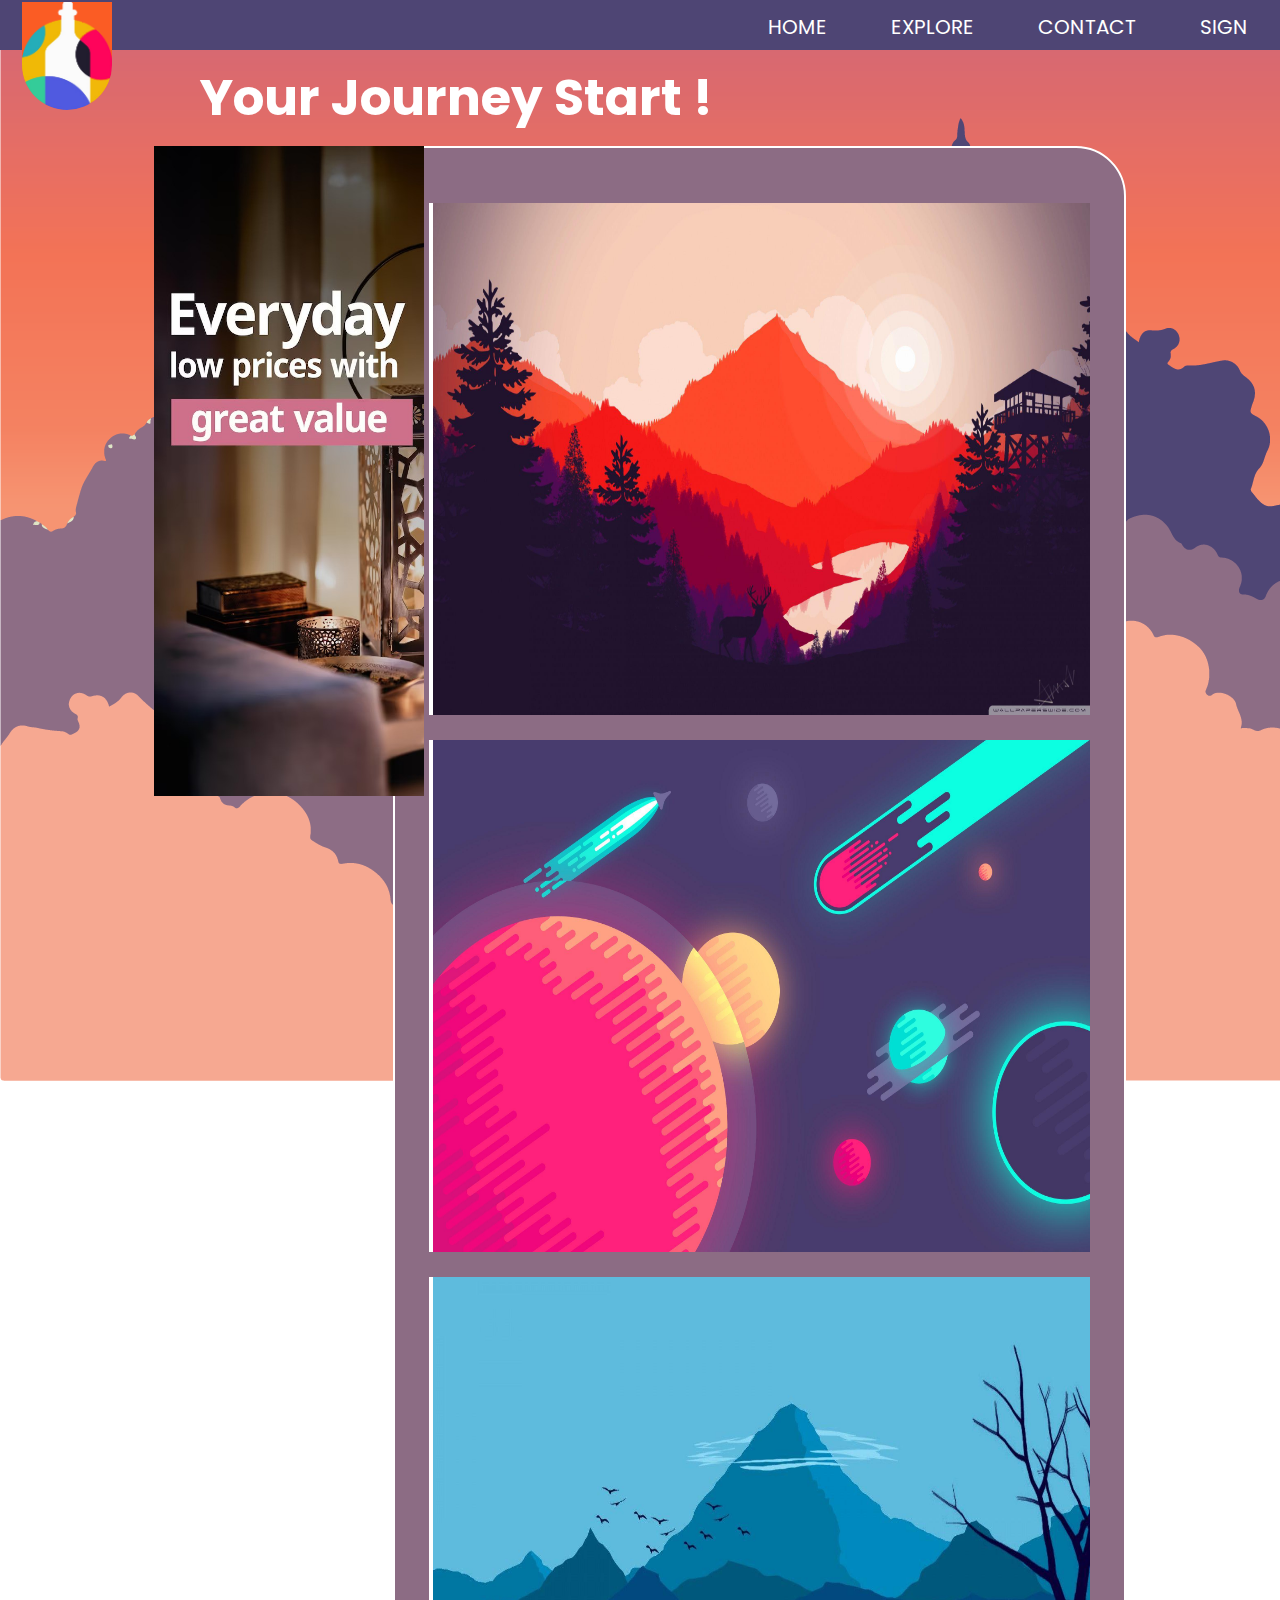
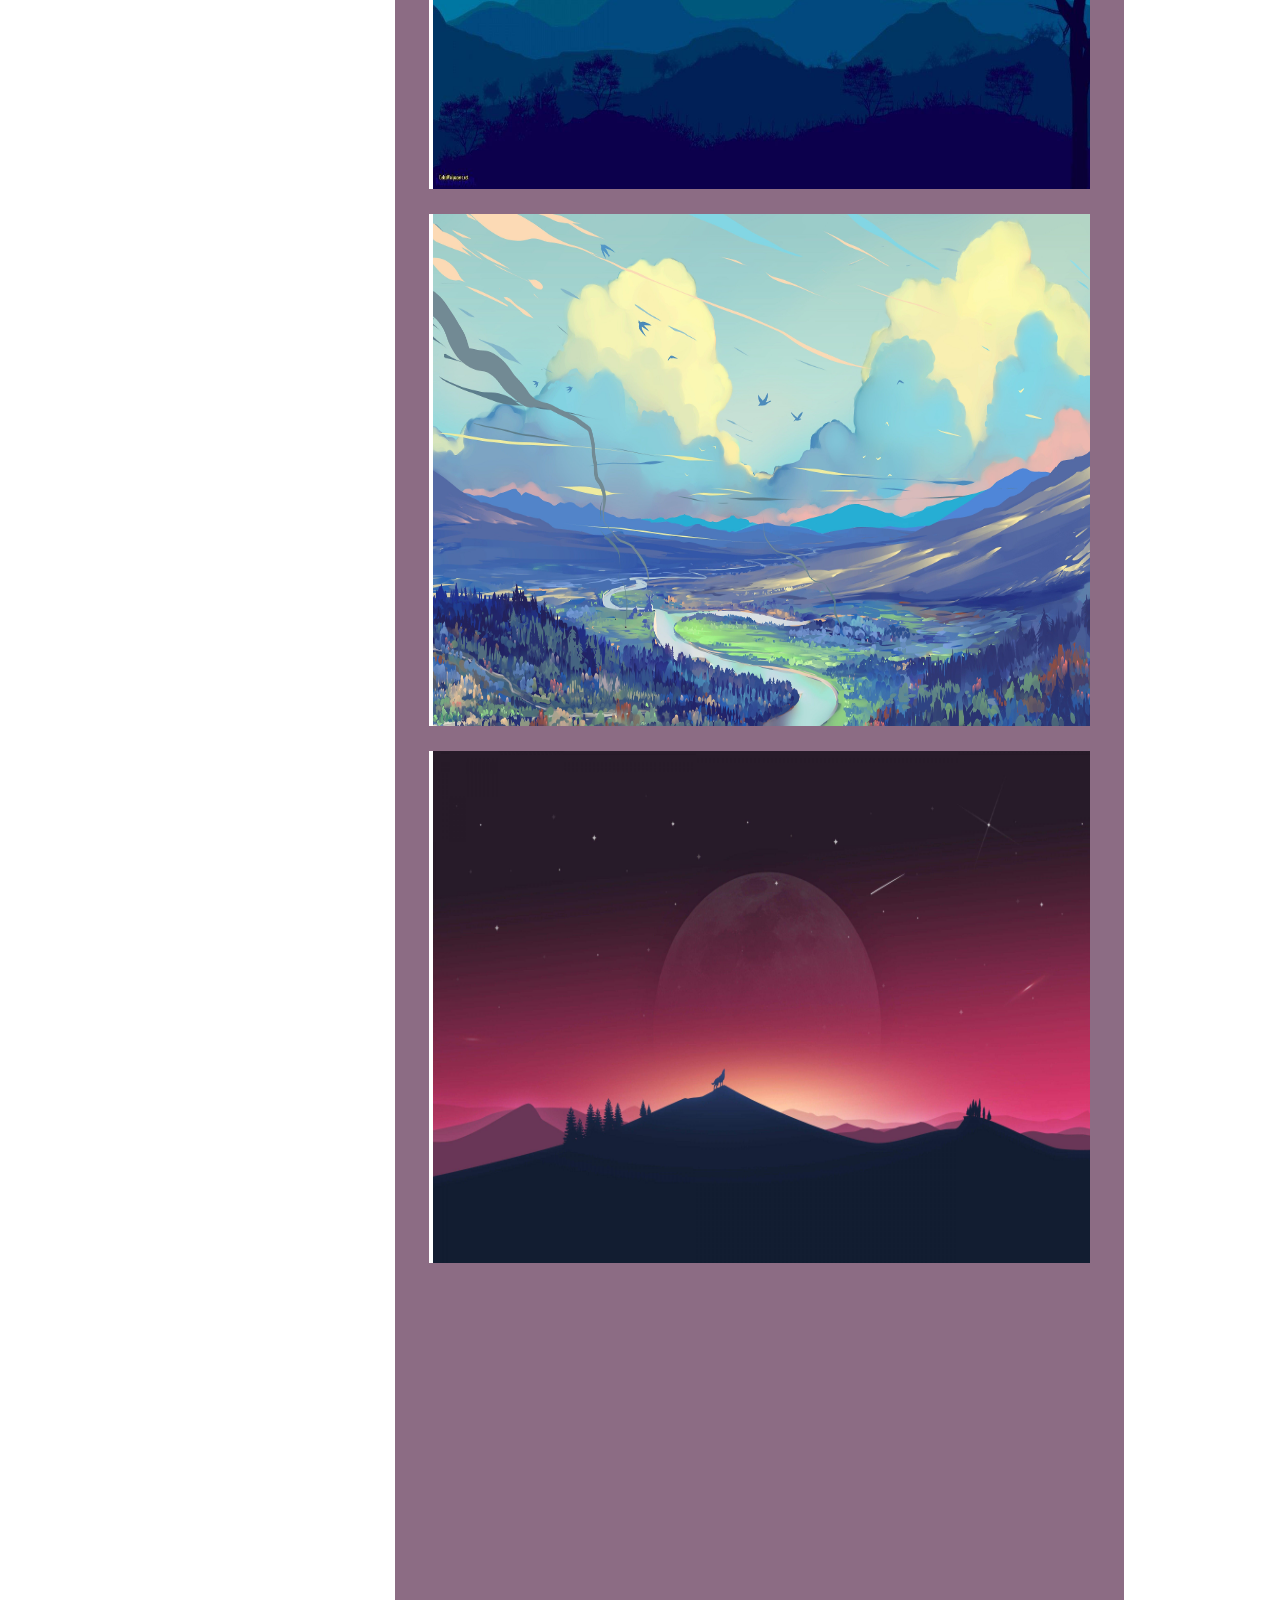
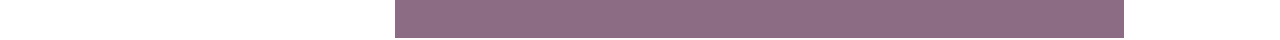
<file: index.html>
<!DOCTYPE html>
<html lang="en">
  <head>
    <meta charset="UTF-8" />
    <meta name="viewport" content="width=device-width, initial-scale=1.0" />
    <title>explore</title>

    <link rel="stylesheet" href="style.css" />
    <link rel="preconnect" href="https://fonts.googleapis.com" />
    <link rel="preconnect" href="https://fonts.gstatic.com" crossorigin />
    <link
      href="https://fonts.googleapis.com/css2?family=Poppins:wght@100;200;300;500;600;700&display=swap"
      rel="stylesheet"
    />
  </head>
  <body id="wrap">
    <section class="up">
      <nav>
        <a href="index.html"><img src="images/log_6r.png" alt="logo" /></a>
        <ul class="nav_link">
          <li><a href="homepage.html">HOME</a></li>
          <li><a href="index.html">EXPLORE</a></li>
          <li id="contact"><a href="homepage.html">CONTACT</a></li>
          <li><a href="login.html">SIGN</a></li>
        </ul>
      </nav>
    </section>
    <section class="up_adv">
      <h1>Your Journey Start !</h1>
    </section>
    <div class="wrapper">
      <div class="content">
        <div id="adv" class="adv">
          <a
            href="https://eand.com/ar/?utm_source=youm7&utm_medium=display&utm_campaign=etisalat-group-launch"
          >
            <img src="images/ikea1.jpg" alt="advertisent"
          /></a>
        </div>
        <div class="explore">
          <div class="image">
            <img src="images/foest.jpg" alt="photo" />
            <img src="images/wp3176721-flat-wallpaper-hd.jpg" alt="photo" />
            <img src="images/wp3268619-flat-wallpaper-hd.jpg" alt="photo" />
            <img src="images/2750016.jpg" alt="photo" />
            <img src="images/wolf.jpg" alt="photo" />
          </div>
        </div>
      </div>
    </div>
    <script src="jquery-3.6.0.min.js"></script>
    <script>
      $(window).on("scroll", function (e) {
        const advElem = $("#adv a");
        if ($(this).scrollTop() > 146) {
          advElem.addClass("fix-adv");
        } else {
          advElem.removeClass("fix-adv");
        }
      });
    </script>
  </body>
</html>
</file>
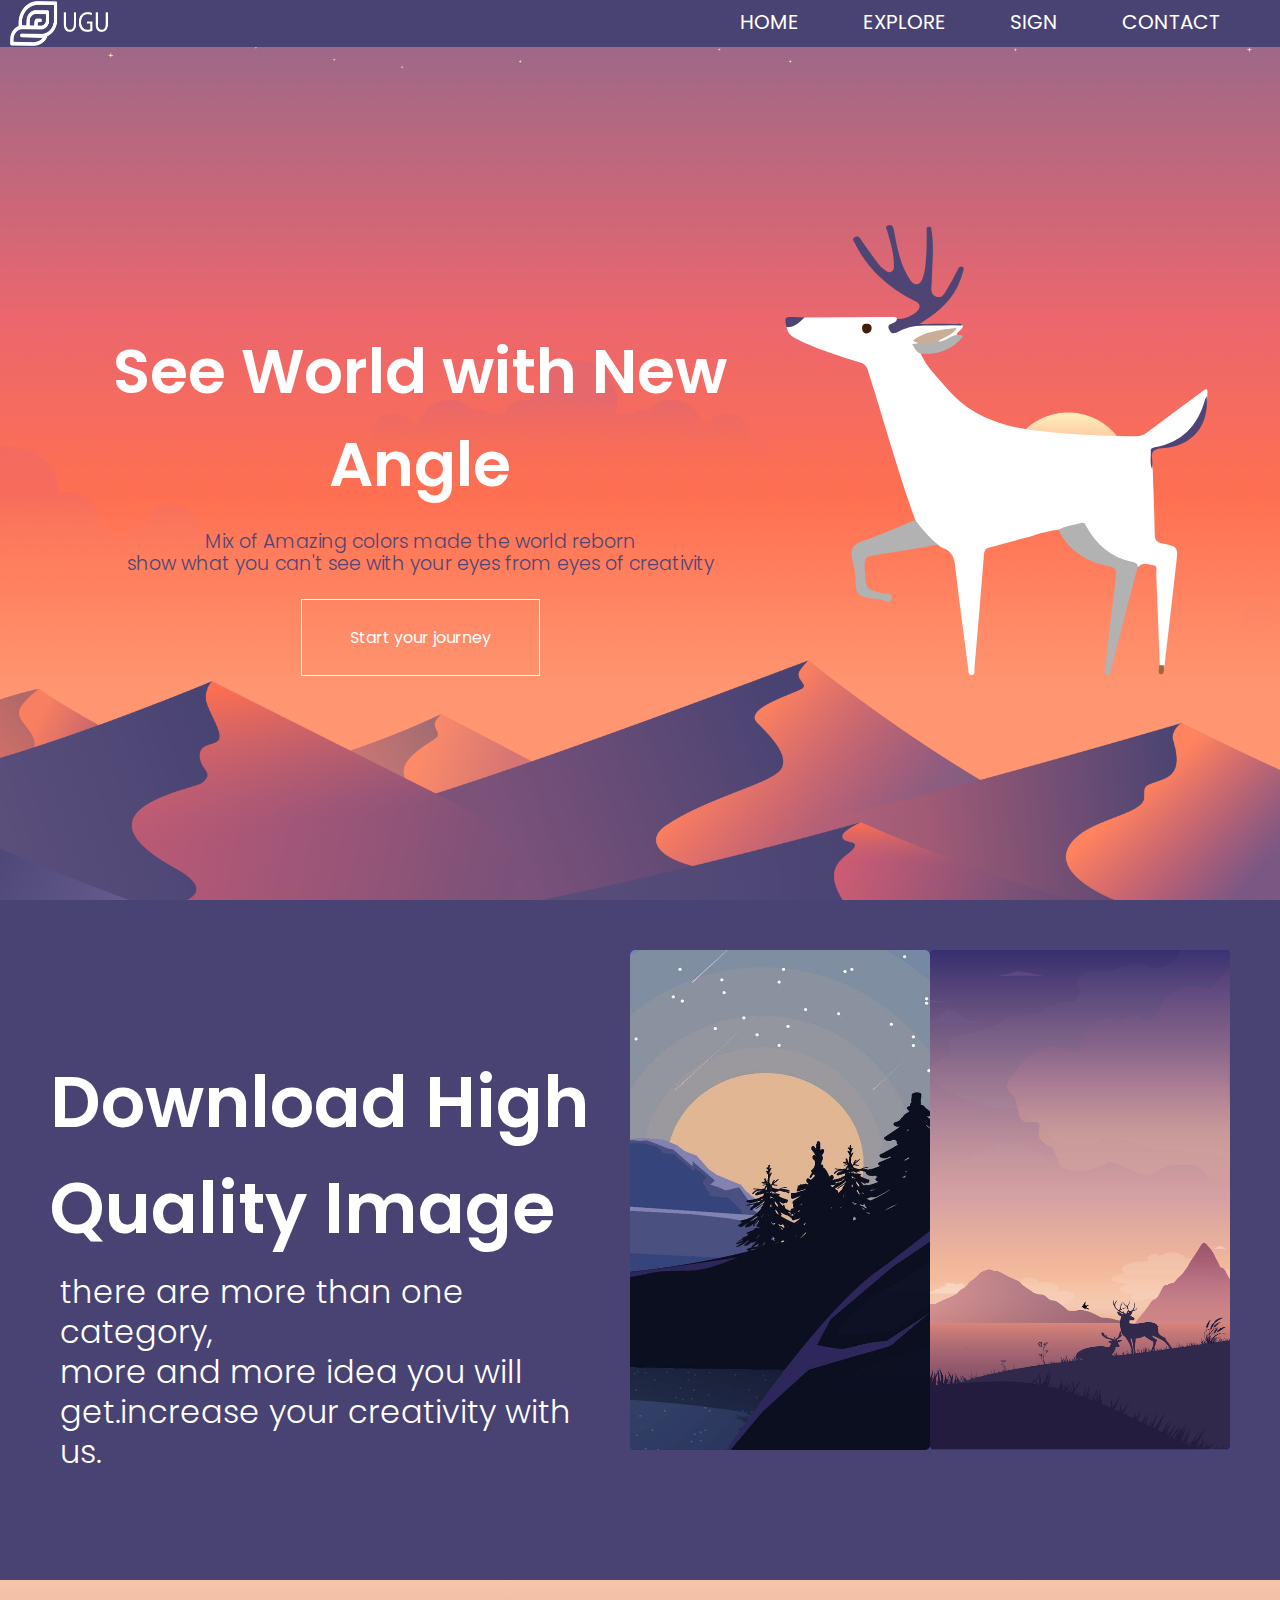
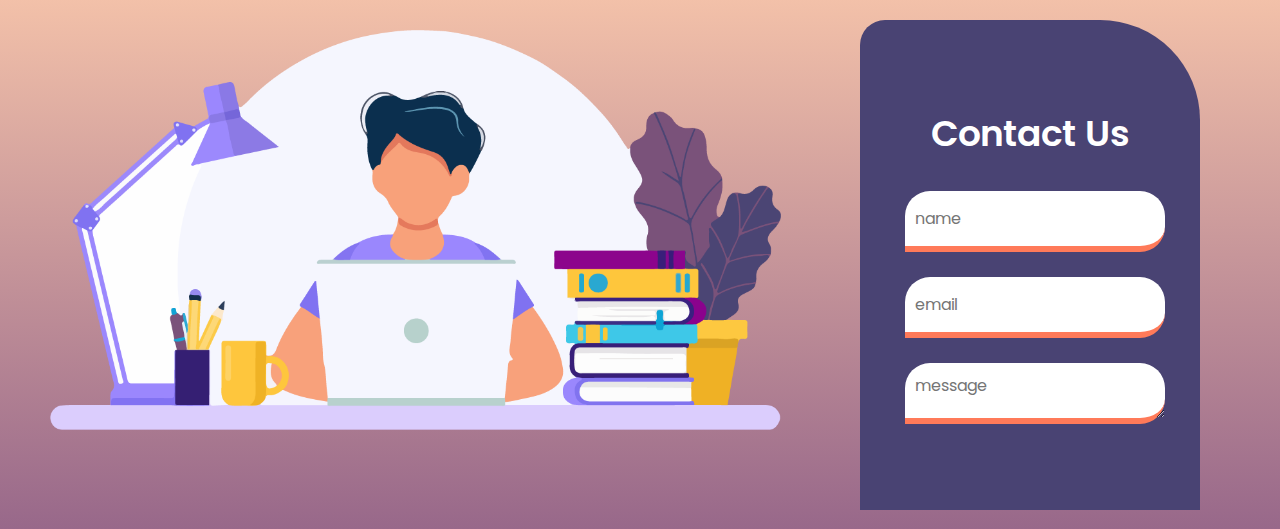
<file: homepage.html>
<!DOCTYPE html>
<html lang="en">
  <head>
    <meta http-equiv="X-UA-Compatible" content="IE=edge" />
    <meta name="viewport" content="width=device-width, initial-scale=1.0" />
    <title>wesite courses</title>

    <link rel="stylesheet" href="homepage.css" />

    <link rel="preconnect" href="https://fonts.googleapis.com" />
    <link rel="preconnect" href="https://fonts.gstatic.com" crossorigin />
    <link
      href="https://fonts.googleapis.com/css2?family=Poppins:wght@100;200;300;500;600;700&display=swap"
      rel="stylesheet"
    />
  </head>

  <body>
    <section class="header">
      <nav>
        <img src="images/Asset 1.png" alt="werty" />
        <div class="nav_link">
          <ul>
            <li><a href="">HOME</a></li>
            <li><a href="index.html">EXPLORE</a></li>
            <li><a href="login.html">SIGN</a></li>
            <li><a href="#contact">CONTACT</a></li>
          </ul>
        </div>
      </nav>
      <div class="begin">
        <div class="head_para">
          <h1>See World with New Angle</h1>
          <p>
            Mix of Amazing colors made the world reborn<br />
            show what you can't see with your eyes from eyes of creativity
          </p>
          <a text-align="center" href="index.html" class="hero-btn"
            >Start your journey</a
          >
        </div>
        <img src="images/deer123.svg" alt="" />
      </div>
    </section>

    <section class="section_2">
      <div class="second_sec_big">
        <div class="second_sec_word">
          <h1>Download High Quality Image</h1>
          <p style="line-height: 40px">
            there are more than one category,<br />
            more and more idea you will get.increase your creativity with us.
          </p>
        </div>
        <div class="second_sec_image">
          <div class="sample">
            <img src="images/smal_image1.jfif" alt="qwer" />
          </div>
          <div class="sample">
            <img src="images/small_image2.png" alt="qwer" />
          </div>
        </div>
      </div>
    </section>
    <section class="section_3" id="contact">
      <div class="contact_photo">
        <img src="images/man_con@2x.png" alt="" />
      </div>
      <div class="contact_con">
        <div class="center_3">
          <h1 style="text-align: center; color: #fff; margin-bottom: 30px">
            Contact Us
          </h1>
          <input type="text" placeholder="name" /> <br />
          <input type="text" placeholder="email" /> <br />
          <textarea rows="30" cols="10" placeholder="message"></textarea>
        </div>
      </div>
    </section>
  </body>
</html>
</file>
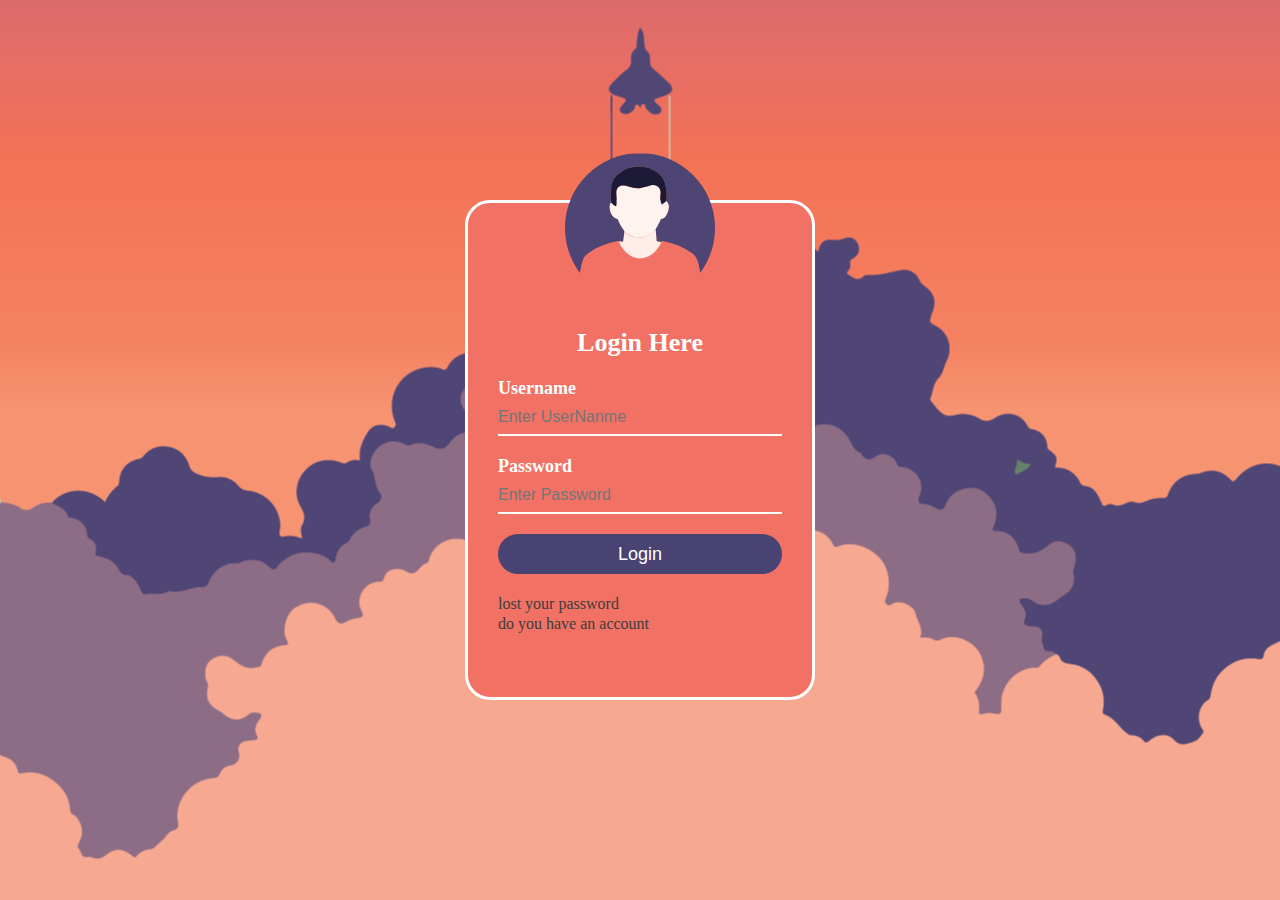
<file: login.html>
<!DOCTYPE html>
<html lang="en">
  <head>
    <meta charset="UTF-8" />
    <meta name="viewport" content="width=device-width, initial-scale=1.0" />
    <title>log_in</title>

    <link rel="stylesheet" href="login.css" />
  </head>
  <body>
    <section>
      <div class="loginbox">
        <img src="images/avatar_con.svg" class="avatar" alt="logo" />
        <form>
          <h1>Login Here</h1>
          <p>Username</p>
          <input type="text" name="" placeholder="Enter UserNanme" />
          <p>Password</p>
          <input type="password" name="" placeholder="Enter Password" />
          <input type="submit" name="" value="Login" />
          <a href="#" class="go">lost your password</a> <br />
          <a href="#" class="go">do you have an account</a>
        </form>
      </div>
    </section>
  </body>
</html>
</file>
<file: style.css>
* {
  margin: 0%;
  padding: 0%;
  font-family: "Poppins", sans-serif;
}

body {
  background: url("images/banner_con.png");
  background-repeat: no-repeat;
  background-attachment: fixed;
}

.wrapper {
  display: flex;
  justify-content: center;
  margin-top: 10px;
  margin-left: 100px;
  margin-right: 100px;
}

.content {
  display: flex;
  width: 90%;
  min-height: 100vh;
  justify-content: space-between;
}

.adv {
  position: relative;
  width: 23%;
  min-height: 100vh;
  margin-right: 0px;
}

.adv a {
  position: absolute;
  width: 270px;
}

.fix-adv {
  position: fixed !important;
  top: 0;
}

.adv img {
  width: 100px;
  height: 650px;
}

.explore {
  width: 75%;
  height: 340vh;
  padding-top: 30px;
  background-color: rgba(209, 215, 181, 255);
  display: flex;
  justify-content: center;
  border-top-right-radius: 50px;
}

.image {
  display: flex;
  flex-direction: column;
  align-items: center;
}

.image img {
  margin-top: 25px;
  height: 512px;
  width: 90%;

  border: none;
  outline: none;
  border-left: 4px solid rgb(255, 255, 255);
}

.adv img {
  width: 100%;
  margin-bottom: 10px;
}

.up {
  background-color: #4e4574;
  height: 50px;
}

nav {
  display: flex;
  padding: 2px 2px;
  justify-content: space-between;
  align-items: center;
}

.up nav ul li {
  list-style: none;
  display: inline-block;
  padding: 7px 30px;
  position: relative;
  padding-bottom: 100px;
}

.up nav ul li a {
  text-decoration: none;
  color: white;
  text-align: center;
  font-size: 20px;
}

.nav_link li::after {
  content: "";
  width: 0%;
  height: 2px;
  display: block;
  background: #fff;
  margin: auto;
  transition: 0.5s;
}

.nav_link li:hover::after {
  width: 100%;
}

.up nav a img {
  width: 90px;
  border-bottom-left-radius: 75px;
  border-bottom-right-radius: 75px;
  margin-left: 20px;
  margin-bottom: 30px;
}

.up_adv {
  /*display: flex;*/
  justify-content: center;
  margin-top: 10px;
  margin-left: 200px;
  margin-right: 200px;
  color: white;
}
/*
.up_adv img {
  width: 100%;
  margin-left: 7px;
  border-top-right-radius: 50px;
  border-top-left-radius: 50px;
}*/

.up_adv h1 {
  font-size: 50px;
}

.explore {
  background-color: #8c6c84;
  border: 2px solid #fff;
}
</file>
<file: homepage.css>
* {
  margin: 0%;
  padding: 0%;
  font-family: "Poppins", sans-serif;
}

.header {
  min-height: 100vh;
  width: 100%;

  background-image: url("images/1677776.png");
  background-position: cover;
  background-size: cover;
  position: relative;
}

/*-------------------nav-------------------*/
nav {
  display: flex;
  justify-content: space-between;
  align-items: center;
  background: rgba(73, 67, 115, 255);
  padding-right: 30px;
}

nav img {
  width: 100px;
  height: 45px;
}

.nav_link {
  flex: 1;
  text-align: right;
}

.nav_link ul li {
  list-style: none;
  display: inline-block;
  padding: 7px 30px;
  position: relative;
}

.up nav ul li {
  list-style: none;
  display: inline-block;
  padding: 7px 30px;
  position: relative;
  padding-bottom: 100px;
}

.nav_link ul li a {
  color: #fff;
  margin-top: 10px;
  text-decoration: none;
  font-size: 20px;
}

/*Animation*/

.nav_link ul li::after {
  content: "";
  width: 0%;
  height: 3px;
  display: block;
  background: #fff;
  margin: auto;
  transition: 0.4s;
}

.nav_link ul li:hover::after {
  width: 100%;
}

/*-----------------------bgin--------------------*/

.begin {
  width: 90%;
  color: #fff;
  top: 50%; /*from top to 50% of page*/
  left: 50%; /*from left to 50% of page*/
  position: absolute; /*free him from padding and margin*/
  transform: translate(-50%, -50%); /* making text in the center of the div*/
  text-align: center; /*making text center not left*/
  display: flex;
  justify-content: space-between;
}

.head_para {
  padding-top: 100px;
}

.begin img {
  width: 500px;
  height: 450px;
}

.begin h1 {
  font-size: 62px;
}

.begin p {
  font-size: 19px;
  color: #4e4574;
  margin: 10px 0 40px;
}

.hero-btn {
  text-decoration: none;
  color: #fff;
  border: 1px solid #fff;
  padding: 26px 48px;
  font-size: 16px;
  position: relative;
  transition: 0.4s;
}

.hero-btn:hover {
  border: 1px solid #8c6c84;
  background: #8c6c84;
}

/*-----course-----*/
.course {
  text-align: center;
  padding-top: 100px;
  margin: auto;
}

h1 {
  font-size: 36px;
  font-weight: 600; /*the boldness*/
}

p {
  color: #fff;
  font-size: 14px;
  font-weight: 300;
  line-height: 22px;
  padding: 10px;
}

.row {
  margin-top: 5%;
  display: flex;
  justify-content: space-between;
  padding-left: 5%;
  padding-right: 5%;
}

.col {
  flex-basis: 31%;
  background: #ffe1e1;
  border-radius: 10px;
  margin-bottom: 5%;
  padding: 20px 12 px;
  box-sizing: border-box;
  transition: 0.5s;
}

h3 {
  padding-top: 2%;
}

.col:hover {
  box-shadow: 0 0 20px 0px rgba(0, 0, 0, 0.5);
}

.section_2 {
  width: 100%;
  height: 70vh;
  padding-top: 50px;
  background-color: #494373;
  color: #fff;
  box-shadow: 10px 10px 5px 12px lightblue;
}

.second_sec_big {
  display: flex;
  justify-content: space-between;
  padding: 0 50px 0 50px;
}

.second_sec_word {
  width: 55%;
  height: 500px;
  background: transparent;
}

.second_sec_word h1 {
  margin-top: 100px;
  font-size: 70px;
}

.second_sec_word p {
  font-size: 32px;
  padding-bottom: 5px;
}

.second_sec_image {
  width: 610px;
  height: 600px;
  display: flex;
  justify-content: space-between;
}

.sample {
  width: 300px;
  height: 500px;
  background: blue;
  border-radius: 5px;
}

.sample img {
  width: 300px;
  height: 500px;
  border-radius: 5px;
}

.section_3 {
  display: flex;
  justify-content: space-between;
  background: linear-gradient(#f6c4aa, #98688a);
  height: 61vh;
}

.contact_photo {
  background: transparent;
  height: 460px;
}

.contact_photo img {
  height: 400px;
  margin-left: 50px;
  margin-top: 50px;
}

.contact_con {
  width: 50%;
  display: flex;
  justify-content: center;
  height: 450px;
}

.contact_con input,
textarea {
  border: none;
  outline: none;
  background: #fff;
  border-bottom: 2px solid #fff;
  height: 35px;
  font-size: 16px;
  width: 80%;
  margin-left: 25px;
  border-top-left-radius: 25px;
  border-top-right-radius: 25px;
  border-bottom-right-radius: 25px;
  padding: 10px;
  color: #494373;
  border-bottom: 6px solid #ff7a59;
}

.center_3 {
  background: #494373;
  width: 300px;
  height: 450px;
  margin-top: 40px;
  padding: 20px;
  border-top-left-radius: 25px;
  border-top-right-radius: 100px;
  display: flex;
  flex-direction: column;
  justify-content: center;
}

nav img {
  margin-left: 10px;
}
</file>
<file: login.css>
* {
  margin: 0%;
  padding: 0%;
}

section {
  height: 100vh;
  width: 100%;
  background: url("images/banner_con.png");
  background-position: center;
  position: relative;
}

.loginbox {
  width: 350px;
  height: 500px;
  background: #f17264; /*rgb(251, 92, 36)*/
  top: 50%;
  left: 50%;
  position: absolute;
  transform: translate(-50%, -50%);
  border-radius: 25px;
  box-sizing: border-box;
  color: #fff;
  padding: 125px 30px;
}

/*reducing image in loginbox*/
.avatar {
  width: 150px;
  height: 150px;
  border-radius: 75px;
  top: -50px;
  left: calc(50% - 75px);
  position: absolute;
}

.loginbox h1 {
  padding: 0 0 20px;
  margin: 0;
  text-align: center;
  font-size: 26px;
}

.loginbox p {
  padding: 0;
  margin: 0;
  font-size: 18px;
  font-weight: bold;
}

.loginbox input {
  width: 100%;
  margin-bottom: 20px;
}

.loginbox input[type="text"],
input[type="password"] {
  border: none;
  outline: none;
  background: transparent; /*transparent to the bottom background*/
  border-bottom: 2px solid #fff;
  height: 35px;
  color: #fff;
  font-size: 16px;
}

.loginbox input[type="submit"] {
  border: none;
  outline: none;
  height: 40px;
  background: #494373;
  color: #fff;
  font-size: 18px;
  border-radius: 25px;
  transition: 0.4s;
}

.loginbox input[type="submit"]:hover {
  background: #fff;
  color: rgb(251, 92, 36);
  cursor: pointer;
}

.loginbox a {
  text-decoration: none;
  color: rgb(61, 61, 61);
  line-height: 20px;
  transition: 0.1s;
}

.loginbox a:hover {
  color: #fff;
}

.center_3 {
  top: 50%;
  left: 50%;
  background: chocolate;
}

.center_3 input[type="submit"] {
  height: 100px;
  text-align: center;
}

.loginbox {
  border: 3px solid #fff;
}
</file>
